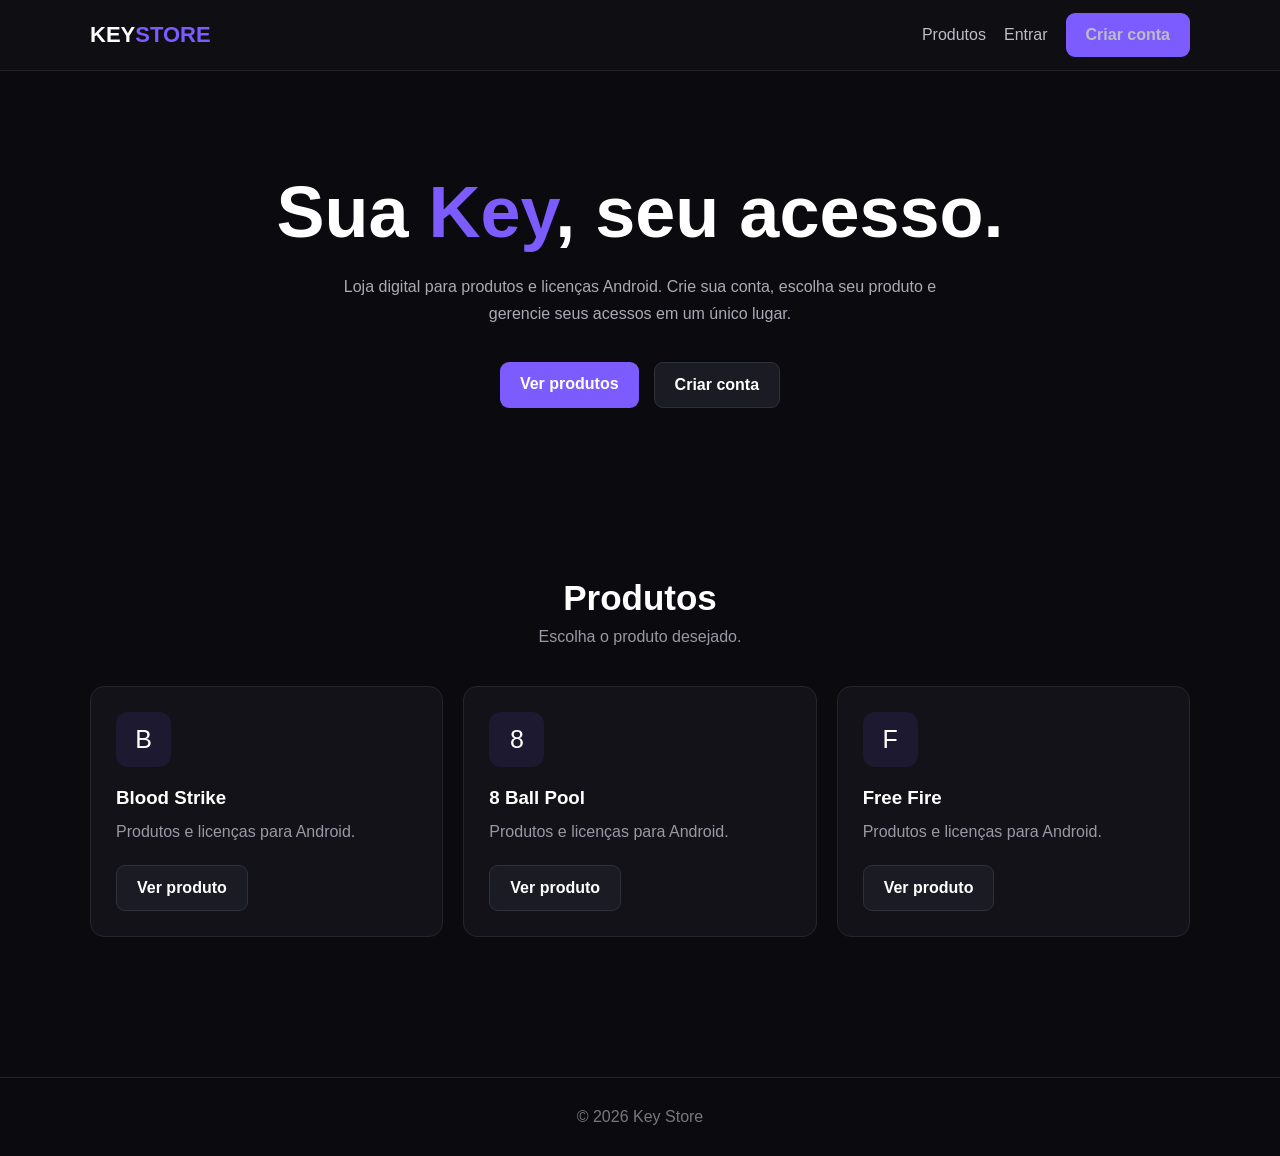
<file: Index.html>
<!DOCTYPE html>
<html lang="pt-BR">
<head>
    <meta charset="UTF-8">
    <meta name="viewport" content="width=device-width, initial-scale=1.0">

    <title>Key Store</title>

    <link rel="stylesheet" href="css/style.css">
</head>

<body>

<header class="navbar">
    <div class="container nav-content">

        <a href="index.html" class="logo">
            KEY<span>STORE</span>
        </a>

        <nav class="nav-links">
            <a href="products.html">Produtos</a>
            <a href="login.html">Entrar</a>
            <a href="register.html" class="btn btn-primary">
                Criar conta
            </a>
        </nav>

    </div>
</header>


<main>

<section class="hero">

    <div class="container">

        <h1>
            Sua <span>Key</span>, seu acesso.
        </h1>

        <p>
            Loja digital para produtos e licenças Android.
            Crie sua conta, escolha seu produto e gerencie
            seus acessos em um único lugar.
        </p>

        <div class="hero-buttons">

            <a href="products.html" class="btn btn-primary">
                Ver produtos
            </a>

            <a href="register.html" class="btn btn-secondary">
                Criar conta
            </a>

        </div>

    </div>

</section>


<section class="section">

    <div class="container">

        <div class="section-title">

            <h2>Produtos</h2>

            <p>
                Escolha o produto desejado.
            </p>

        </div>


        <div class="products-grid">

            <div class="product-card">

                <div class="product-icon">
                    B
                </div>

                <h3>Blood Strike</h3>

                <p>
                    Produtos e licenças para Android.
                </p>

                <a
                    href="products.html"
                    class="btn btn-secondary"
                >
                    Ver produto
                </a>

            </div>


            <div class="product-card">

                <div class="product-icon">
                    8
                </div>

                <h3>8 Ball Pool</h3>

                <p>
                    Produtos e licenças para Android.
                </p>

                <a
                    href="products.html"
                    class="btn btn-secondary"
                >
                    Ver produto
                </a>

            </div>


            <div class="product-card">

                <div class="product-icon">
                    F
                </div>

                <h3>Free Fire</h3>

                <p>
                    Produtos e licenças para Android.
                </p>

                <a
                    href="products.html"
                    class="btn btn-secondary"
                >
                    Ver produto
                </a>

            </div>

        </div>

    </div>

</section>

</main>


<footer>
    <div class="container">
        © 2026 Key Store
    </div>
</footer>

</body>
</html>
</file>
<file: css/style.css>
* {
    box-sizing: border-box;
    margin: 0;
    padding: 0;
}

body {
    font-family: Arial, Helvetica, sans-serif;
    background: #0b0b0f;
    color: #ffffff;
    min-height: 100vh;
}

a {
    color: inherit;
    text-decoration: none;
}

.container {
    width: min(1100px, 92%);
    margin: auto;
}

/* NAVBAR */

.navbar {
    border-bottom: 1px solid #22222a;
    background: #0e0e13;
}

.nav-content {
    min-height: 70px;
    display: flex;
    align-items: center;
    justify-content: space-between;
    gap: 20px;
}

.logo {
    font-size: 22px;
    font-weight: 800;
}

.logo span {
    color: #7c5cff;
}

.nav-links {
    display: flex;
    align-items: center;
    gap: 18px;
}

.nav-links a {
    color: #bdbdc7;
    transition: 0.2s;
}

.nav-links a:hover {
    color: white;
}

/* HERO */

.hero {
    padding: 100px 0;
    text-align: center;
}

.hero h1 {
    font-size: clamp(40px, 7vw, 72px);
    margin-bottom: 20px;
}

.hero h1 span {
    color: #7c5cff;
}

.hero p {
    color: #aaaab5;
    max-width: 650px;
    margin: auto;
    line-height: 1.7;
}

.hero-buttons {
    margin-top: 35px;
    display: flex;
    justify-content: center;
    gap: 15px;
    flex-wrap: wrap;
}

/* BUTTONS */

.btn {
    border: 0;
    cursor: pointer;
    border-radius: 9px;
    padding: 13px 20px;
    font-weight: 700;
    transition: 0.2s;
    display: inline-block;
}

.btn-primary {
    background: #7c5cff;
    color: white;
}

.btn-primary:hover {
    background: #6848e9;
    transform: translateY(-1px);
}

.btn-secondary {
    background: #1b1b24;
    color: white;
    border: 1px solid #30303b;
}

.btn-secondary:hover {
    background: #24242e;
}

/* PRODUCTS */

.section {
    padding: 70px 0;
}

.section-title {
    text-align: center;
    margin-bottom: 40px;
}

.section-title h2 {
    font-size: 35px;
    margin-bottom: 10px;
}

.section-title p {
    color: #9999a5;
}

.products-grid {
    display: grid;
    grid-template-columns: repeat(3, 1fr);
    gap: 20px;
}

.product-card {
    background: #121218;
    border: 1px solid #25252e;
    border-radius: 14px;
    padding: 25px;
    transition: 0.2s;
}

.product-card:hover {
    transform: translateY(-4px);
    border-color: #7c5cff;
}

.product-icon {
    width: 55px;
    height: 55px;
    border-radius: 12px;
    background: #1d1930;
    display: grid;
    place-items: center;
    font-size: 25px;
    margin-bottom: 20px;
}

.product-card h3 {
    margin-bottom: 10px;
}

.product-card p {
    color: #9999a5;
    line-height: 1.6;
    margin-bottom: 20px;
}

/* AUTH */

.auth-wrapper {
    min-height: calc(100vh - 70px);
    display: grid;
    place-items: center;
    padding: 40px 0;
}

.auth-card {
    width: min(430px, 92%);
    background: #121218;
    border: 1px solid #272731;
    border-radius: 15px;
    padding: 30px;
}

.auth-card h1 {
    margin-bottom: 10px;
}

.auth-card > p {
    color: #9999a5;
    margin-bottom: 25px;
}

.form-group {
    margin-bottom: 18px;
}

.form-group label {
    display: block;
    margin-bottom: 8px;
    font-size: 14px;
    color: #c9c9d1;
}

.form-group input {
    width: 100%;
    padding: 13px;
    background: #0c0c10;
    border: 1px solid #30303a;
    border-radius: 8px;
    color: white;
    outline: none;
}

.form-group input:focus {
    border-color: #7c5cff;
}

.form-submit {
    width: 100%;
}

.auth-footer {
    margin-top: 20px;
    color: #9999a5;
    text-align: center;
    font-size: 14px;
}

.auth-footer a {
    color: #8c72ff;
}

/* ALERT */

.alert {
    padding: 13px;
    border-radius: 8px;
    margin-bottom: 18px;
    display: none;
    font-size: 14px;
}

.alert.error {
    display: block;
    background: #32171a;
    border: 1px solid #713238;
    color: #ffb6bb;
}

.alert.success {
    display: block;
    background: #14301e;
    border: 1px solid #28603a;
    color: #a9f0bb;
}

/* ACCOUNT */

.account-card {
    background: #121218;
    border: 1px solid #282831;
    border-radius: 14px;
    padding: 30px;
}

.account-row {
    padding: 17px 0;
    border-bottom: 1px solid #25252e;
}

.account-row:last-child {
    border-bottom: 0;
}

.account-label {
    color: #888894;
    font-size: 13px;
    margin-bottom: 6px;
}

.account-value {
    font-size: 16px;
}

/* FOOTER */

footer {
    border-top: 1px solid #22222a;
    margin-top: 70px;
    padding: 30px 0;
    text-align: center;
    color: #777783;
}

/* RESPONSIVE */

@media (max-width: 800px) {
    .products-grid {
        grid-template-columns: 1fr;
    }

    .nav-content {
        flex-direction: column;
        padding: 18px 0;
    }

    .hero {
        padding: 70px 0;
    }
  }
</file>
